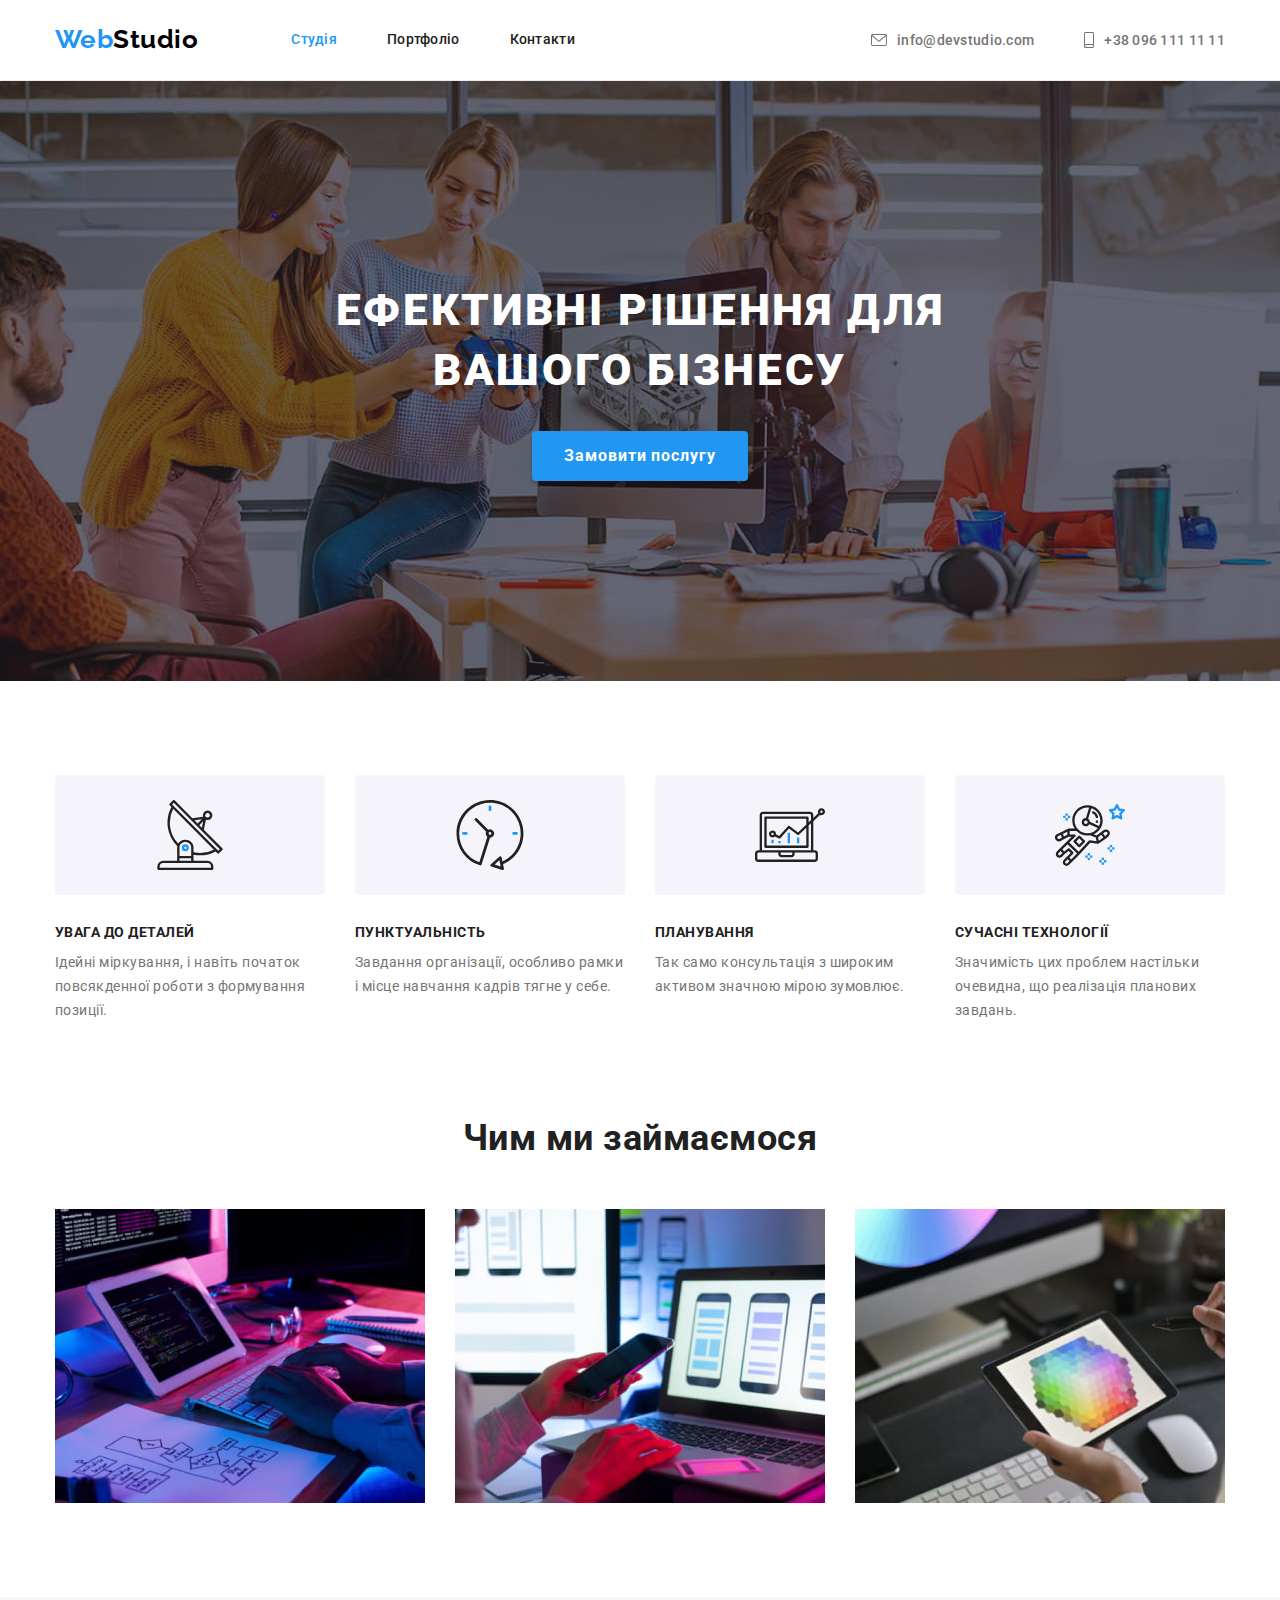
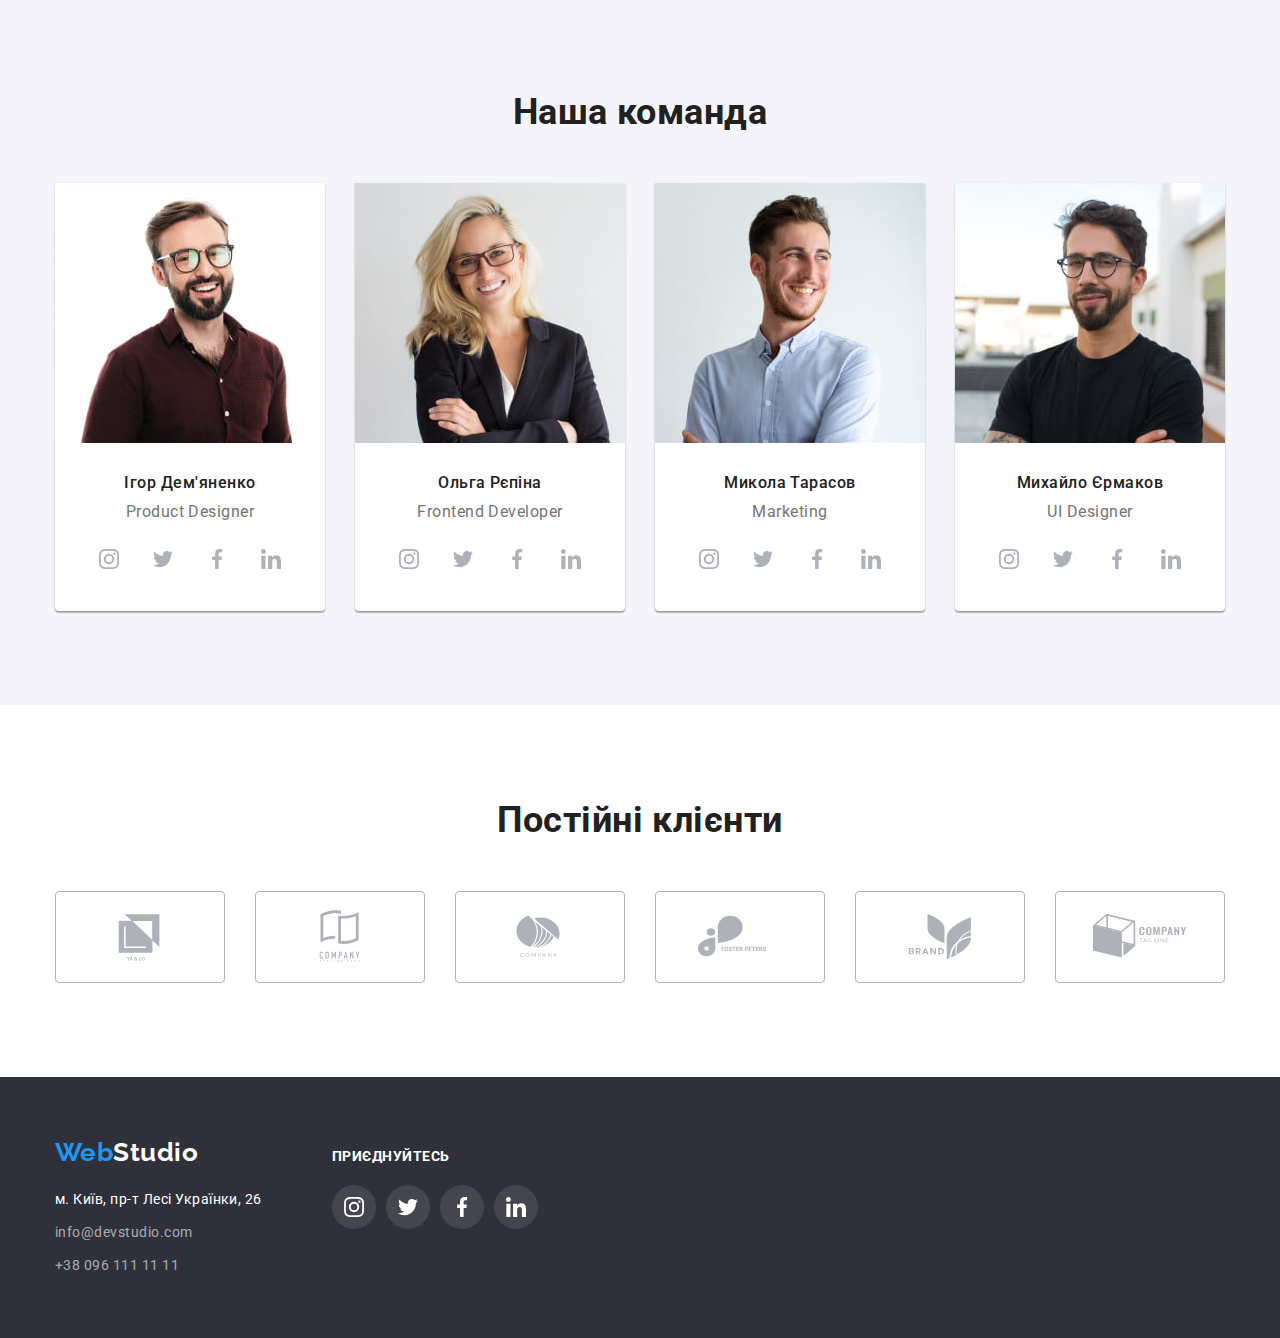
<file: index.html>
<!DOCTYPE html>
<html lang="uk">
<head>
    <meta charset="UTF-8">
    <meta http-equiv="X-UA-Compatible" content="IE=edge">
    <meta name="viewport" content="width=device-width, initial-scale=1.0">
    <title>Студія</title>
    <link href="https://fonts.googleapis.com/css2?family=Raleway:wght@700&family=Roboto:wght@400;500;700;900&display=swap"
        rel="stylesheet">
    <link rel="stylesheet" href="https://cdnjs.cloudflare.com/ajax/libs/modern-normalize/1.1.0/modern-normalize.min.css" />
    <link rel="stylesheet" href="./css/styles.css">
</head>

<body>

    <!-- Шапка -->

    <header>
        <div class="container header-container">
            <nav class="site-nav">
                <a class="logo" href="./index.html" > <span class="logo-part">Web</span>Studio</a>

                <ul class="site-nav-list">
                    <li class="item">
                        <a class="link current" href="./index.html">Студія</a>
                    </li>

                    <li class="item">
                        <a class="link" href="./portfolio.html">Портфоліо</a>
                    </li>

                    <li class="item">
                        <a class="link" href="#">Контакти</a>
                    </li>
                </ul>
            </nav>

            <ul class="contact-list">
                <li class="item">
                    <a class="link" href="mailto:info@devstudio.com">
                        <svg class="envelope-icon" width="16" height="12">
                            <use href="./images/icons.svg#icon-envelope"></use>
                        </svg>
                        info@devstudio.com
                    </a>
                </li>

                <li class="item">
                    <a class="link" href="tel:+380961111111">
                        <svg class="smartphone-icon" width="10" height="16">
                            <use href="./images/icons.svg#icon-smartphone"></use>
                        </svg>
                        +38 096 111 11 11
                    </a>
                </li>
            </ul>
        </div>
    </header>

<main>
    <!-- Герой -->
    <section class="hero-section section">
        <div class="container">
            <div class="hero-container">
                <h1 class="hero-title">Ефективні рішення для вашого бізнесу</h1>
                <button class="hero-button" type="button">Замовити послугу</button>
            </div>
        </div>
    </section>

    <!-- Особливості -->

    <section class="section">
        <div class="container">
            <h2 class="visually-hidden">Особливості</h2>

            <ul class="features-list">
                <li class="item">
                    <div class="icon">
                        <svg width="70" height="70">
                            <use href="./images/icons.svg#icon-antenna"></use>
                        </svg>
                    </div>
                    <h3 class="title">УВАГА ДО ДЕТАЛЕЙ</h3>
                    <p class="text">Ідейні міркування, і навіть початок повсякденної роботи з формування позиції.</p>
                </li>

                <li class="item">
                    <div class="icon">
                        <svg width="70" height="70">
                            <use href="./images/icons.svg#icon-clock"></use>
                        </svg>
                    </div>
                    <h3 class="title">ПУНКТУАЛЬНІСТЬ</h3>
                    <p class="text">Завдання організації, особливо рамки і місце навчання кадрів тягне у себе.</p>
                </li>

                <li class="item">
                    <div class="icon">
                        <svg width="70" height="70">
                            <use href="./images/icons.svg#icon-diagram"></use>
                        </svg>
                    </div>
                    <h3 class="title">ПЛАНУВАННЯ</h3>
                    <p class="text">Так само консультація з широким активом значною мірою зумовлює.</p>
                </li>

                <li class="item">
                    <div class="icon">
                        <svg width="70" height="70">
                            <use href="./images/icons.svg#icon-astronaut"></use>
                        </svg>
                    </div>
                    <h3 class="title">СУЧАСНІ ТЕХНОЛОГІЇ</h3>
                    <p class="text">Значимість цих проблем настільки очевидна, що реалізація планових завдань.</p>
                </li>
            </ul>
        </div>
    </section>

    <!-- Чим ми займаємось -->

    <section class="our-job-section">
        <div class="container">
            <h2 class="our-job-title">Чим ми займаємося</h2>
            <ul class="our-job-list">
                <li class="item">
                    <img src="./images/keyboard.jpg" alt="робота на комп'ютері" width="370">
                </li>

                <li class="item">
                    <img src="./images/laptop.jpg" alt="робота з ноутбуком" width="370">
                </li>
                
                <li class="item">
                    <img src="./images/tablet.jpg" alt="робота на планшеті" width="370">
                </li>
            </ul>
        </div>
    </section>

    <!-- Команда -->

    <section class="team-section section">
        <div class="container">
            <h2 class="team-title">Наша команда</h2>
            <ul class="team-list">
                <li class="item">
                    <img src="./images/demianenko.jpg" alt="фото Ігора Дем'яненко" width="270">
                    <div class="team-member">
                        <h3 class="name">Ігор Дем'яненко</h3>
                        <p class="position" lang="en">Product Designer</p>
            
                            <ul class="social-links">
                                <li class="list-item">
                                    <a class="link" href="#">
                                        <svg width="20" height="20">
                                            <use href="./images/icons.svg#icon-instagram"></use>
                                        </svg>
                                    </a>
                                </li>
                                <li class="list-item">
                                    <a class="link" href="#">
                                        <svg width="20" height="20">
                                            <use href="./images/icons.svg#icon-twitter"></use>
                                        </svg>
                                    </a>
                                </li>
                                <li class="list-item">
                                    <a class="link" href="#">
                                        <svg width="20" height="20">
                                            <use href="./images/icons.svg#icon-facebook"></use>
                                        </svg>
                                    </a>
                                </li>
                                <li class="list-item">
                                    <a class="link" href="#">
                                        <svg width="20" height="20">
                                            <use href="./images/icons.svg#icon-linkedin"></use>
                                        </svg>
                                    </a>
                                </li>
                            </ul>
                    </div>
                    
                </li>
                <li class="item">
                    <img src="./images/repina.jpg" alt="фото Ольги Рєпіної" width="270">
                    <div class="team-member">
                        <h3 class="name">Ольга Рєпіна</h3>
                        <p class="position" lang="en">Frontend Developer</p>
                        <ul class="social-links">
                                <li class="list-item">
                                    <a class="link" href="#">
                                        <svg width="20" height="20">
                                            <use href="./images/icons.svg#icon-instagram"></use>
                                        </svg>
                                    </a>
                                </li>
                                <li class="list-item">
                                    <a class="link" href="#">
                                        <svg width="20" height="20">
                                            <use href="./images/icons.svg#icon-twitter"></use>
                                        </svg>
                                    </a>
                                </li>
                                <li class="list-item">
                                    <a class="link" href="#">
                                        <svg width="20" height="20">
                                            <use href="./images/icons.svg#icon-facebook"></use>
                                        </svg>
                                    </a>
                                </li>
                                <li class="list-item">
                                    <a class="link" href="#">
                                        <svg width="20" height="20">
                                            <use href="./images/icons.svg#icon-linkedin"></use>
                                        </svg>
                                    </a>
                                </li>
                            </ul>
                    </div>
                    
                </li>
                <li class="item">
                    <img src="./images/tarasov.jpg" alt="фото Миколи Тарасова" width="270">
                    <div class="team-member">
                        <h3 class="name">Микола Тарасов</h3>
                        <p class="position" lang="en">Marketing</p>
                        <ul class="social-links">
                                <li class="list-item">
                                    <a class="link" href="#">
                                        <svg width="20" height="20">
                                            <use href="./images/icons.svg#icon-instagram"></use>
                                        </svg>
                                    </a>
                                </li>
                                <li class="list-item">
                                    <a class="link" href="#">
                                        <svg width="20" height="20">
                                            <use href="./images/icons.svg#icon-twitter"></use>
                                        </svg>
                                    </a>
                                </li>
                                <li class="list-item">
                                    <a class="link" href="#">
                                        <svg width="20" height="20">
                                            <use href="./images/icons.svg#icon-facebook"></use>
                                        </svg>
                                    </a>
                                </li>
                                <li class="list-item">
                                    <a class="link" href="#">
                                        <svg width="20" height="20">
                                            <use href="./images/icons.svg#icon-linkedin"></use>
                                        </svg>
                                    </a>
                                </li>
                            </ul>
                    </div>
                    
                </li>
                <li class="item">
                    <img src="./images/iermakov.jpg" alt="фото Михайла Єрмакова" width="270">
                    <div class="team-member">
                        <h3 class="name">Михайло Єрмаков</h3>
                        <p class="position"  lang="en">UI Designer</p>
                        <ul class="social-links">
                                <li class="list-item">
                                    <a class="link" href="#">
                                        <svg width="20" height="20">
                                            <use href="./images/icons.svg#icon-instagram"></use>
                                        </svg>
                                    </a>
                                </li>
                                <li class="list-item">
                                    <a class="link" href="#">
                                        <svg width="20" height="20">
                                            <use href="./images/icons.svg#icon-twitter"></use>
                                        </svg>
                                    </a>
                                </li>
                                <li class="list-item">
                                    <a class="link" href="#">
                                        <svg width="20" height="20">
                                            <use href="./images/icons.svg#icon-facebook"></use>
                                        </svg>
                                    </a>
                                </li>
                                <li class="list-item">
                                    <a class="link" href="#">
                                        <svg width="20" height="20">
                                            <use href="./images/icons.svg#icon-linkedin"></use>
                                        </svg>
                                    </a>
                                </li>
                            </ul>
                    </div>
                    
                </li>
            </ul>
        </div>
    </section>

    <!-- Постійні клієнти -->

    <section class="clients-section">
        <div class="container">
            <h2 class="clients-title">Постійні клієнти</h2>
            <ul class="clients-list">
                <li class="clients-item">
                    <a class="clients-link" href="#">
                        <svg width="106" height="60">
                            <use href="./images/icons.svg#icon-yaco"></use>
                        </svg>
                    </a>
                </li>
                <li class="clients-item">
                    <a class="clients-link" href="#">
                        <svg width="106" height="60">
                            <use href="./images/icons.svg#icon-companyh"></use>
                        </svg>
                    </a>
                </li>
                <li class="clients-item">
                    <a class="clients-link" href="#">
                        <svg width="106" height="60">
                            <use href="./images/icons.svg#icon-company"></use>
                        </svg>
                    </a>
                </li>
                <li class="clients-item">
                    <a class="clients-link" href="#">
                        <svg width="106" height="60">
                            <use href="./images/icons.svg#icon-fosterpeters"></use>
                        </svg>
                    </a>
                </li>
                <li class="clients-item">
                    <a class="clients-link" href="#">
                        <svg width="106" height="60">
                            <use href="./images/icons.svg#icon-brand"></use>
                        </svg>
                    </a>
                </li>
                <li class="clients-item">
                    <a class="clients-link" href="#">
                        <svg width="106" height="60">
                            <use href="./images/icons.svg#icon-tagline"></use>
                        </svg>
                    </a>
                </li>
            </ul>
        </div>
    </section>
</main>

<!-- Підвал -->

<footer class="footer">
    <div class="container footer-container">
        <div class="footer-address">
            <a href="./index.html" class="footer-logo"> <span class="logo-part">Web</span>Studio</a>

            <address>
                
                <ul class="address-list">
                    <li class="item">
                        <a class="address" href="https://goo.gl/maps/CPtrU1FHBa2aNyZL9" target="_blank" rel="noopener noreferrer nofollow">м.
                        Київ, пр-т Лесі
                        Українки, 26</a>
                    </li>
                    <li class="item">
                        <a class="link" href="mailto:info@devstudio.com">info@devstudio.com</a>
                    </li>
                    <li class="item">
                        <a class="link" href="tel:+380961111111">+38 096 111 11 11</a>
                    </li>
                </ul>
            </address>
        </div>
        <div class="join-us">
            <h3  class="join-us-title">Приєднуйтесь</h3>
            <ul class="join-social-links">
                                <li class="list-item">
                                    <a class="link" href="#">
                                        <svg width="20" height="20">
                                            <use href="./images/icons.svg#icon-instagram"></use>
                                        </svg>
                                    </a>
                                </li>
                                <li class="list-item">
                                    <a class="link" href="#">
                                        <svg width="20" height="20">
                                            <use href="./images/icons.svg#icon-twitter"></use>
                                        </svg>
                                    </a>
                                </li>
                                <li class="list-item">
                                    <a class="link" href="#">
                                        <svg width="20" height="20">
                                            <use href="./images/icons.svg#icon-facebook"></use>
                                        </svg>
                                    </a>
                                </li>
                                <li class="list-item">
                                    <a class="link" href="#">
                                        <svg width="20" height="20">
                                            <use href="./images/icons.svg#icon-linkedin"></use>
                                        </svg>
                                    </a>
                                </li>
                            </ul>
        </div>
    </div>
</footer>

</body>
</html>
</file>
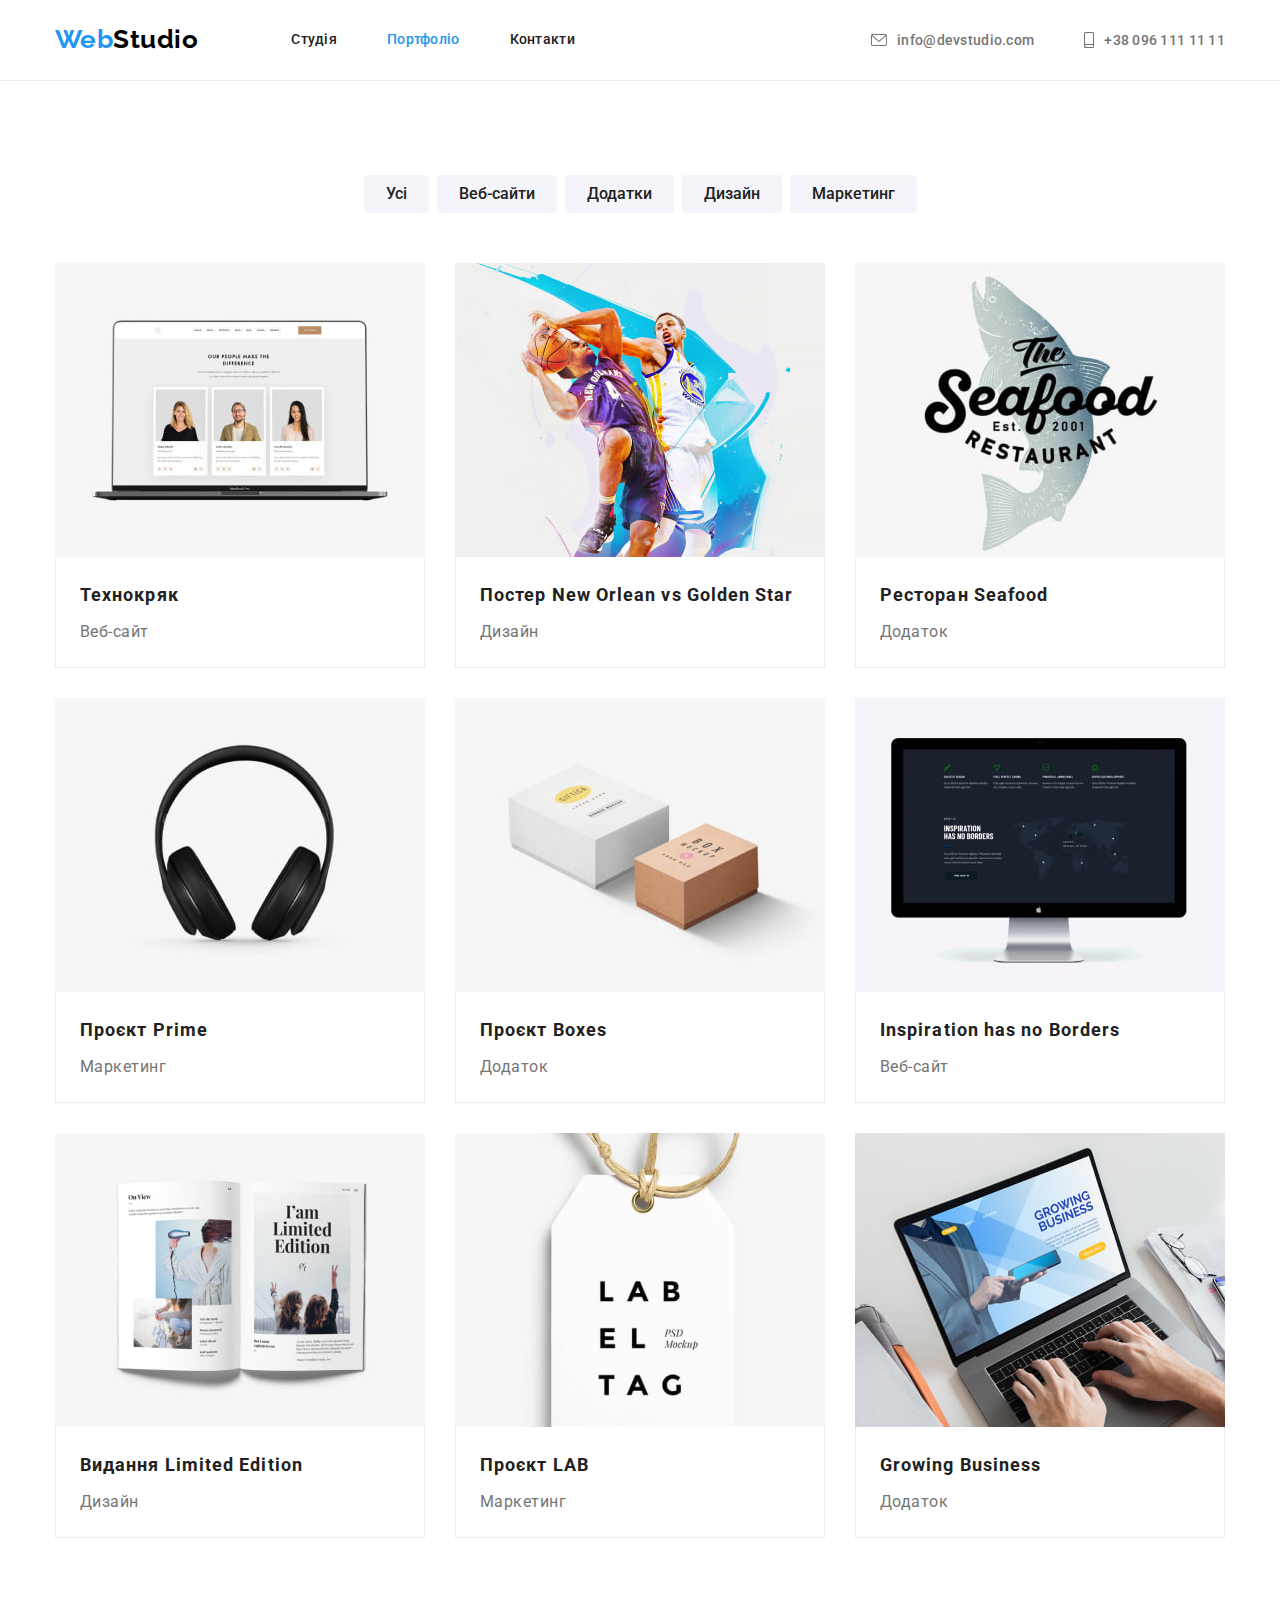
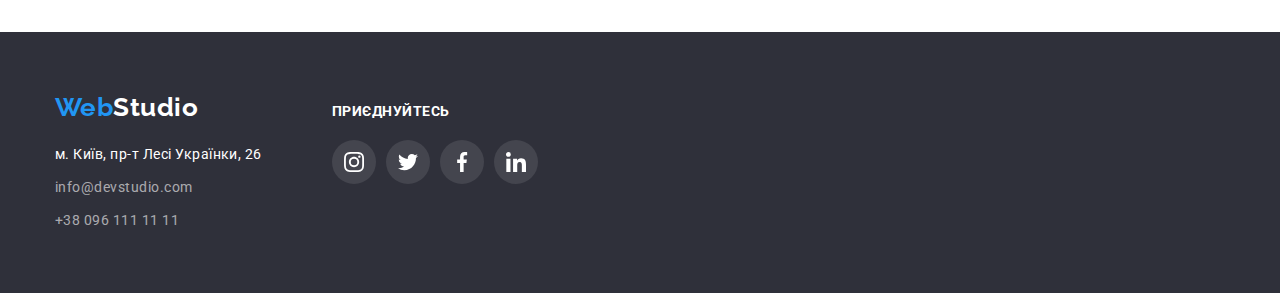
<file: portfolio.html>
<!DOCTYPE html>
<html lang="uk">
<head>
    <meta charset="UTF-8">
    <meta http-equiv="X-UA-Compatible" content="IE=edge">
    <meta name="viewport" content="width=device-width, initial-scale=1.0">
    <title>Портфоліо</title>
    <link href="https://fonts.googleapis.com/css2?family=Raleway:wght@700&family=Roboto:wght@400;500;700;900&display=swap"
        rel="stylesheet">
    <link rel="stylesheet" href="https://cdnjs.cloudflare.com/ajax/libs/modern-normalize/1.1.0/modern-normalize.min.css" />
    <link rel="stylesheet" href="./css/styles.css">
</head>

<body>
    <!-- Шапка -->
    <header>
        <div class="container">
            <div class="header-container">
                <nav class="site-nav">
                    <a class="logo" href="./index.html" > <span class="logo-part">Web</span>Studio</a>

                    <ul class="site-nav-list">
                        <li class="item">
                            <a class="link" href="./index.html">Студія</a>
                        </li>

                        <li class="item">
                            <a class="link current" href="./portfolio.html">Портфоліо</a>
                        </li>

                        <li class="item">
                            <a class="link" href="#">Контакти</a>
                        </li>
                    </ul>
                </nav>

                <ul class="contact-list">
                <li class="item">
                    <a class="link" href="mailto:info@devstudio.com">
                        <svg class="envelope-icon" width="16" height="12">
                            <use href="./images/icons.svg#icon-envelope"></use>
                        </svg>
                        info@devstudio.com
                    </a>
                </li>

                <li class="item">
                    <a class="link" href="tel:+380961111111">
                        <svg class="smartphone-icon" width="10" height="16">
                            <use href="./images/icons.svg#icon-smartphone"></use>
                        </svg>
                        +38 096 111 11 11
                    </a>
                </li>
            </ul>
            </div> 
        </div>
    </header>

    <main>

        <!-- Портфоліо -->

        <section class="portfolio">

            <div class="container">
                <h1 class="visually-hidden">Проєкти</h1>

                <ul class="filters">
                    <li class="item">
                        <button class="button" type="button">Усі</button>
                    </li>
                    <li class="item">
                        <button class="button" type="button">Веб-сайти</button>
                    </li>
                    <li class="item">
                        <button class="button" type="button">Додатки</button>
                    </li>
                    <li class="item">
                        <button class="button" type="button">Дизайн</button>
                    </li>
                    <li class="item">
                        <button class="button" type="button">Маркетинг</button>
                    </li>
                </ul>

                <ul class="project-list">
                    <li class="project-card">
                        <a class="card" href="#">
                            <img src="./images/project1.jpg" alt="сайт відкритий на ноутбуці" width="370">
                            <div class="project-list-border">
                                <h2 class="title">Технокряк</h2>
                                <p class="item">Веб-сайт</p>
                            </div>
                        </a>
                    </li>

                    <li class="project-card">
                        <a class="card" href="#">
                            <img src="./images/project2.jpg" alt="баскетбольний постер" width="370">
                            <div class="project-list-border">
                                <h2 class="title">Постер <span lang="en">New Orlean vs Golden Star</span></h2>
                                <p class="item">Дизайн</p>
                            </div>
                        </a>              
                    </li>


                    <li class="project-card">
                        <a class="card" href="#">
                            <img src="./images/project3.jpg" alt="логотип ресторану" width="370">
                            <div class="project-list-border">
                                <h2 class="title">Ресторан <span lang="en">Seafood</span></h2>
                                <p class="item">Додаток</p>
                            </div>
                        </a>                    
                    </li>

                    <li class="project-card">
                        <a class="card" href="#">
                            <img src="./images/project4.jpg" alt="навушники" width="370">
                            <div class="project-list-border">
                                <h2 class="title">Проєкт <span lang="en">Prime</span></h2>
                                <p class="item">Маркетинг</p>
                            </div>
                        </a>                  
                    </li>

                    <li class="project-card">
                        <a class="card" href="#">
                            <img src="./images/project5.jpg" alt="коробочки" width="370">
                            <div class="project-list-border">
                                <h2 class="title">Проєкт <span lang="en">Boxes</span></h2>
                                <p class="item">Додаток</p>
                            </div>
                        </a>                  
                    </li>

                    <li class="project-card">
                        <a class="card" href="#">
                            <img src="./images/project6.jpg" alt="монітор" width="370">
                            <div class="project-list-border">
                                <h2 class="title" lang="en">Inspiration has no Borders</h2>
                                <p class="item">Веб-сайт</p>
                            </div>
                        </a>                   
                    </li>

                    <li class="project-card">
                        <a class="card" href="#">
                            <img src="./images/project7.jpg" alt="журнал" width="370">
                            <div class="project-list-border">
                                <h2 class="title">Видання <span lang="en">Limited Edition</span></h2>
                                <p class="item">Дизайн</p>
                            </div>
                        </a>                    
                    </li>

                    <li class="project-card">
                        <a class="card" href="#">
                            <img src="./images/project8.jpg" alt="бирка" width="370">
                            <div class="project-list-border">
                                <h2 class="title">Проєкт <span lang="en">LAB</span></h2>
                                <p class="item">Маркетинг</p>
                            </div>
                        </a>                  
                    </li>

                    <li class="project-card">
                        <a class="card" href="#">
                            <img src="./images/project9.jpg" alt="руки на клавіатурі ноутбука" width="370">
                            <div class="project-list-border">
                                <h2 class="title" lang="en">Growing Business</h2>
                                <p class="item">Додаток</p>
                            </div>
                        </a>                   
                    </li>
                </ul> 
            </div>
        </section>

    </main>

    <!-- Підвал -->
    <footer class="footer">
        <div class="container footer-container">
            <div class="footer-address">
                <a href="./index.html" class="footer-logo"> <span class="logo-part">Web</span>Studio</a>

                <address>
                    
                    <ul class="address-list">
                        <li class="item">
                            <a class="address" href="https://goo.gl/maps/CPtrU1FHBa2aNyZL9" target="_blank" rel="noopener noreferrer nofollow">м.
                            Київ, пр-т Лесі
                            Українки, 26</a>
                        </li>
                        <li class="item">
                            <a class="link" href="mailto:info@devstudio.com">info@devstudio.com</a>
                        </li>
                        <li class="item">
                            <a class="link" href="tel:+380961111111">+38 096 111 11 11</a>
                        </li>
                    </ul>
                </address>
            </div>
            <div class="join-us">
                <h3  class="join-us-title">Приєднуйтесь</h3>
                <ul class="join-social-links">
                                    <li class="list-item">
                                        <a class="link" href="#">
                                            <svg width="20" height="20">
                                                <use href="./images/icons.svg#icon-instagram"></use>
                                            </svg>
                                        </a>
                                    </li>
                                    <li class="list-item">
                                        <a class="link" href="#">
                                            <svg width="20" height="20">
                                                <use href="./images/icons.svg#icon-twitter"></use>
                                            </svg>
                                        </a>
                                    </li>
                                    <li class="list-item">
                                        <a class="link" href="#">
                                            <svg width="20" height="20">
                                                <use href="./images/icons.svg#icon-facebook"></use>
                                            </svg>
                                        </a>
                                    </li>
                                    <li class="list-item">
                                        <a class="link" href="#">
                                            <svg width="20" height="20">
                                                <use href="./images/icons.svg#icon-linkedin"></use>
                                            </svg>
                                        </a>
                                    </li>
                                </ul>
            </div>
        </div>
    </footer>
</body>
</html>
</file>
<file: css/styles.css>
:root {
    --primary-text-color: #212121;
    --secondary-text-color: #757575;
    --accent-color: #2196F3;
    --white-color: #FFFFFF;
    --secondary-bcg-color: #2F303A;
    --portfolio-btn-bcg-color: #F5F4FA;
    --logo-black-color: #000000;
    --footer-link-color: rgba(255, 255, 255, 0.6);
    --stroke-color: #ECECEC;
    --cards-stroke-color: #EEEEEE;
    --icon-link-color: #AFB1B8;
    --footer-icon-bg-color: rgba(255, 255, 255, 0.1);
}

.container {
    margin-left: auto;
    margin-right: auto;
    width: 1200px;
    padding-left: 15px;
    padding-right: 15px;

}

body {
    
    background-color: var(--white-color);
    color: var(--primary-text-color);

    font-family: 'Roboto', sans-serif;
    letter-spacing: 0.03em;

}
 ul {
    list-style: none;

    padding: 0;
    margin: 0;
 }

 a {
    text-decoration: none;
 }

 img {
    display: block;
    max-width: 100%;
    height: auto;
 }


 p {
    color: var(--secondary-text-color);
 }

 .section {
    padding-top: 94px;
    padding-bottom: 94px;
 }

 .visually-hidden {
    position: absolute;
    white-space: nowrap;
    width: 1px;
    height: 1px;
    overflow: hidden;
    border: 0;
    padding: 0;
    clip: rect(0 0 0 0);
    clip-path: inset(50%);
    margin: -1px;
}

 /* Шапка ----------------------------------------------------------------------------------------------------------------*/

 header {
    border-bottom: 1px solid var(--stroke-color);
 }

 .header-container {
    display: flex;
    align-items: center;
 }

 /* Логотип ---------------------------------------*/

.logo {
    padding-top: 24px;
    padding-bottom: 24px;

    color: var(--logo-black-color);

    font-family: 'Raleway';
    font-weight: 700;
    font-size: 26px;
    line-height: 1.2;   
}
.logo-part {
    color: var(--accent-color);
}

/* Навігація --------------------------------------*/

.site-nav {
    display: flex;
    align-items: center;
}

.site-nav-list {
    display: flex;
    margin-left: 93px;
}

.site-nav-list .item:not(:last-child) {
    margin-right: 50px;
}

.site-nav-list .link {
    display: block;
    padding-top: 32px;
    padding-bottom: 32px;

    color: var(--primary-text-color);

    font-weight: 500;
    font-size: 14px;
    line-height: 1.14;
    letter-spacing: 0.02em;
}

.site-nav-list .link:hover,
.site-nav-list .link:focus {
    color: var(--accent-color);
}

.site-nav-list .link.current {
    color: var(--accent-color);
}

/* Пошта і телефон ---------------------------------*/

.contact-list {
    display: flex;
    align-items: center;
    margin-left: auto;
}


.contact-list .item + .item {
    margin-left: 50px;
}

.contact-list .link {   
    display: flex;
    align-items: center;
    padding-top: 32px;
    padding-bottom: 32px;
    

    color: var(--secondary-text-color);

    font-weight: 500;
    font-size: 14px;
    line-height: 1,14;
    letter-spacing: 0.02em;
}

.contact-list .link:hover,
.contact-list .link:focus {
    color: var(--accent-color);
}

.envelope-icon,
.smartphone-icon {
    margin-right: 10px;

    fill: currentColor;
}


/* Герой -----------------------------------------------------------------------------------------------------------------------*/

.hero-section {
    max-width: 1600px;
    min-height: 600px;
    padding-top: 200px;
    padding-bottom: 200px;
    margin: 0 auto;

    background-color: var(--secondary-bcg-color);
    background: linear-gradient(rgba(47, 48, 58, 0.4), rgba(47, 48, 58, 0.4)), url(../images/bcgimage.jpg);
    background-repeat: no-repeat;
    background-position: center;
    background-size: cover;

    text-align: center;
}

.hero-container {
    display: flex;
    flex-direction: column;
    justify-content: center;
    gap: 30px;
}

.hero-title {
    display: flex;
    align-self: center;
    text-align: center;
    
    max-width: 696px;
    margin-top: 0;
    margin-bottom: 0;

    color: var(--white-color);

    font-weight: 900;
    font-size: 44px;
    line-height: 1.36;
    letter-spacing: 0.06em;

    text-transform: uppercase;
    
}

/* Кнопка-------------------------------------- */

.hero-button {
    display: flex;
    display: inline-block;
    align-self: center;
    text-align: center;
    padding: 10px 32px;
    min-width: 216px;

    background-color: var(--accent-color);
    color: var(--white-color);

    font-family: inherit;
    font-weight: 700;
    font-size: 16px;
    line-height: 1.88;
    letter-spacing: 0.06em;

    border: none;
    border-radius: 4px;

    box-shadow: 0px 4px 4px rgba(0, 0, 0, 0.15);
    
}

/* Особливості ----------------------------------------------------------------------------------------------------------------- */

.features-list {
    display: flex;
}

.features-list .icon {
    display: flex;
    justify-content: center;
    align-items: center;

    margin-bottom: 30px;

    width: 270px;
    height: 120px;

    background: var(--portfolio-btn-bcg-color);
    border-radius: 4px;
    
}

.features-list .item {
    
    width: 270px;
}

.features-list .item:not(:last-child) {
    margin-right: 30px;
}



.features-list .title {
    margin-top: 0;
    margin-bottom: 10px;

    font-weight: 700;
    font-size: 14px;
    line-height: 1.14;

    text-transform: uppercase;
   
}

.features-list .text {
    margin-top: 0;
    margin-bottom: 0;

    font-size: 14px;
    line-height: 1.71;
}

.team-member {
    padding-top: 30px;
    padding-bottom: 30px;
}

/* Чим ми займаємось------------------------------------------------------------------------------------------------------------ */
.our-job-section {
    padding-top: 0;
    padding-bottom: 94px;
}

.our-job-title {
    text-align: center;
    margin-top: 0;
    margin-bottom: 50px;

    font-weight: 700;
    font-size: 36px;
    line-height: 1.17;
    
}

.our-job-list {
    display: flex;
    justify-content: center;
}

.our-job-list .item:not(:last-child) {
    margin-right: 30px;
}

/* Наша команда ---------------------------------------------------------------------------------------------------------------- */

.team-section {
    background-color: var(--portfolio-btn-bcg-color);
}

.team-title {
    text-align: center;
    margin-top: 0;
    margin-bottom: 50px;

    font-weight: 700;
    font-size: 36px;
    line-height: 1.17;
    
}

.team-list {
    display: flex;
    justify-content: center;
}

.team-list .item:not(:last-child) {
    margin-right: 30px;
}

.team-list .item {
    background-color: var(--white-color);

    box-shadow: 0px 1px 3px rgba(0, 0, 0, 0.12), 0px 1px 1px rgba(0, 0, 0, 0.14), 0px 2px 1px rgba(0, 0, 0, 0.2);
    border-radius: 0px 0px 4px 4px;
}


.team-list .name {
    text-align: center;
    margin-top: 0;
    margin-bottom: 10px;

    font-weight: 500;
    font-size: 16px;
    line-height: 1.19;
    
}

.team-list .position {
    text-align: center;
    margin-top: 0;
    margin-bottom: 16px;

    font-size: 16px;
    line-height: 1.19;
    
}

.social-links {
    display: flex;
    align-items: center;
    gap: 10px;
    padding-right: 32px;
    padding-left: 32px;
    width: 100%;
    height: 100%;
}

.social-links .list-item {
    width: 44px;
    height: 44px;
    border-radius: 50%;
}

.social-links .list-item:hover,
.social-links .list-item:focus {
    background-color: var(--accent-color);
    fill: var(--white-color);
    
}

.social-links .link {
    display: flex;
    align-items: center;
    justify-content: center;
    width: 100%;
    height: 100%;

    fill: var(--icon-link-color);
}

.social-links .link:hover,
.social-links .link:focus {
     background-color: var(--accent-color);
    fill: var(--white-color);
    border-radius: 50%;
    outline-style: none;
}

/* Постійні клієнти------------------------------------------------------------------------------------------------------------ */

.clients-section {
    padding-top: 94px;
    padding-bottom: 94px;
}


.clients-title {
    margin-top: 0;
    margin-bottom: 50px;

    font-weight: 700;
    font-size: 36px;
    line-height: 1.17;
    text-align: center;
}

.clients-list {
    display: flex;
    gap: 30px;
    
}

.clients-link {
    box-sizing: border-box;
    display: flex;
    justify-content: center;
    align-items: center;

    width: 170px;
    height: 92px;

    fill: var(--icon-link-color);

    border: 1px solid var(--icon-link-color);
    border-radius: 4px;
}

.clients-link:hover,
.clients-link:focus {
    fill: var(--accent-color);
    border: 1px solid var(--accent-color);
    outline: var(--accent-color);
}



/* Підвал -----------------------------------------------------------------------------------------------------------------------*/

.footer {
    padding-top: 60px;
    padding-bottom: 60px;

    background-color: var(--secondary-bcg-color);
}

.footer-container {
    display: flex;
    align-items: baseline;
    gap: 70px;
}

.footer-logo {
    display: inline-block;
    margin-bottom: 20px;

    color: var(--white-color);

    font-family: 'Raleway';
    font-weight: 700;
    font-size: 26px;
    line-height: 1.2;  
}

.address-list .item:not(:last-child) {
    margin-bottom: 9px;
}

.footer .address {
    display: inline-block;

    color: var(--white-color);

    font-style: normal;
    font-weight: 400;
    font-size: 14px;
    line-height: 1.71;
}

.footer .address:hover,
.footer .address:focus {
    color: var(--accent-color);
}

.footer .link {
    color: var(--footer-link-color);

    font-style: normal;
    font-weight: 400;
    font-size: 14px;
    line-height: 1.71;
}

.footer .link:hover,
.footer .link:focus {
    color: var(--accent-color);
}

.join-us-title {
    
    margin-top: 0;
    margin-bottom: 20px;

    font-weight: 700;
    font-size: 14px;
    line-height: 1.14;
    text-transform: uppercase;

    color: var(--white-color)
}

.join-social-links {
    display: flex;
    gap: 10px;
}

.join-social-links .list-item {
    width: 44px;
    height: 44px;
    border-radius: 50%;

    background-color: var(--footer-icon-bg-color);
}

.join-social-links .list-item:hover,
.join-social-links .list-item:focus {
    background-color: var(--accent-color);
    fill: var(--white-color);
    
}

.join-social-links .link {
    display: flex;
    align-items: center;
    justify-content: center;
    width: 100%;
    height: 100%;

    fill: var(--white-color);
}

.join-social-links .link:hover,
.join-social-links .link:focus {
    border-radius: 50%;
    outline-style: none;
    background-color: var(--accent-color);
    fill: var(--white-color);
}

/* Сторінка Портфоліо************************************************************************************************************* */

.portfolio {
    padding-top: 94px;
    padding-bottom: 94px;
}

/* Кнопки-------------------------------------------- */

.filters {
    display: flex;
    justify-content: center;
    margin-bottom: 50px;
}

.filters .button {
    text-align: center;
    padding: 6px 22px;

    background-color: var(--portfolio-btn-bcg-color);
    color: var(--primary-text-color);

    font-family: inherit;
    font-weight: 500;
    font-size: 16px;
    line-height: 1.62;
    
    border: transparent;
    border-radius: 4px;
    cursor: pointer;
}

.filters .item:not(:last-child) {
    margin-right: 8px;
}

.filters .button:hover,
.filters .button:focus {
    background-color: var(--accent-color);
    color: var(--white-color);
    box-shadow: 0px 3px 1px rgba(0, 0, 0, 0.1), 0px 1px 2px rgba(0, 0, 0, 0.08), 0px 2px 2px rgba(0, 0, 0, 0.12);
    outline-style: none;
}

/* Проєкти ------------------------------------------ */

.project-list {
    display: flex;
    flex-wrap: wrap;
    gap: 30px;
}

.project-list .title {
    margin-top: 0;
    margin-bottom: 4px;
    
    color: var(--primary-text-color);

    font-weight: 700;
    font-size: 18px;
    line-height: 2;
    letter-spacing: 0.06em;
}

.card {
    display: block;
    width: 100%;
    height: 100%;
}

.project-list .project-card {

    flex-basis: calc((100% - 60px) / 3);
    
    width: 33.3333%;
    line-height: 1.88;
}

.project-list .card:hover,
.project-list .card:focus {
    
    box-shadow: 0px 1px 1px rgba(0, 0, 0, 0.12), 0px 4px 4px rgba(0, 0, 0, 0.06), 1px 4px 6px rgba(0, 0, 0, 0.16);
    outline-style: none;
}



.project-list-border {
    box-sizing: border-box;
    padding-top: 20px;
    padding-bottom: 20px;
    padding-left: 24px;
    padding-right: 24px;

    width: 370px;

    border-bottom: 1px solid var(--cards-stroke-color);
    border-left: 1px solid var(--cards-stroke-color);
    border-right: 1px solid var(--cards-stroke-color);
}

.project-list-border .item {
    margin-top: 0;
    margin-bottom: 0;
}
</file>
